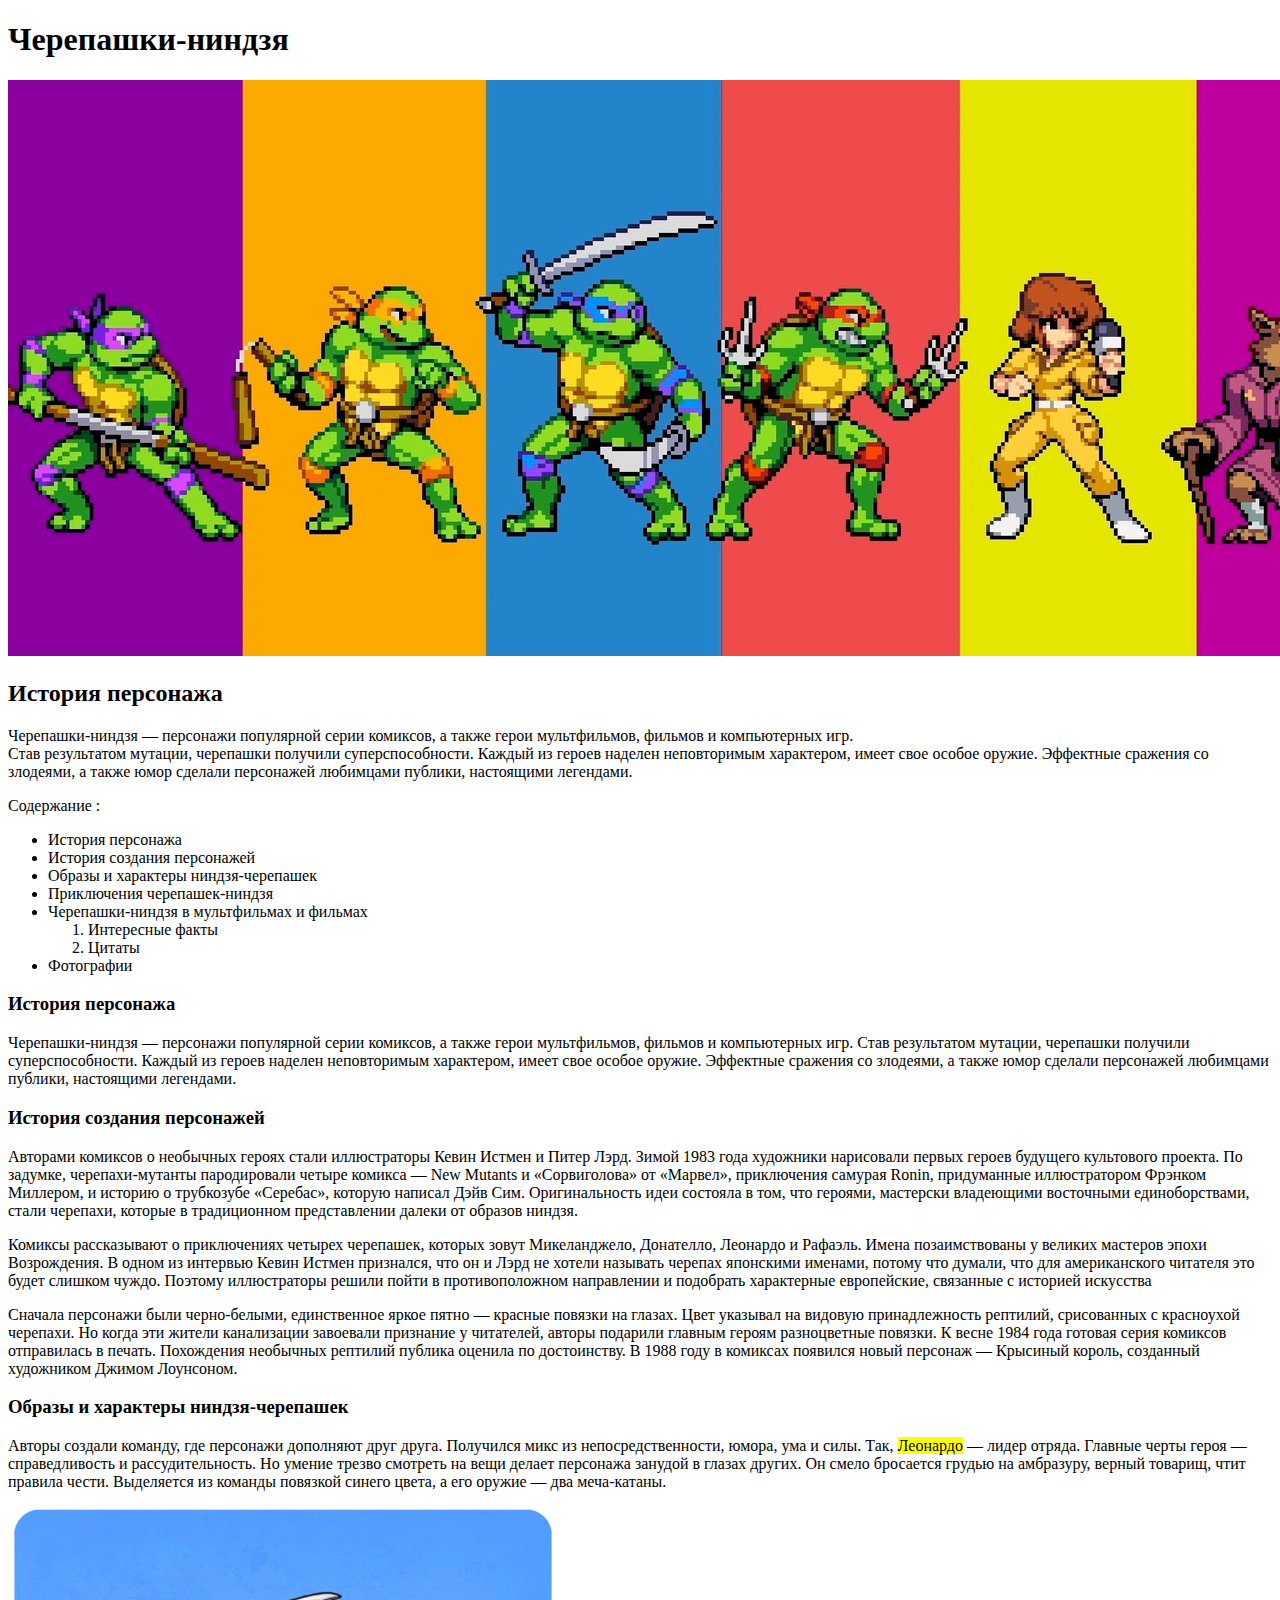
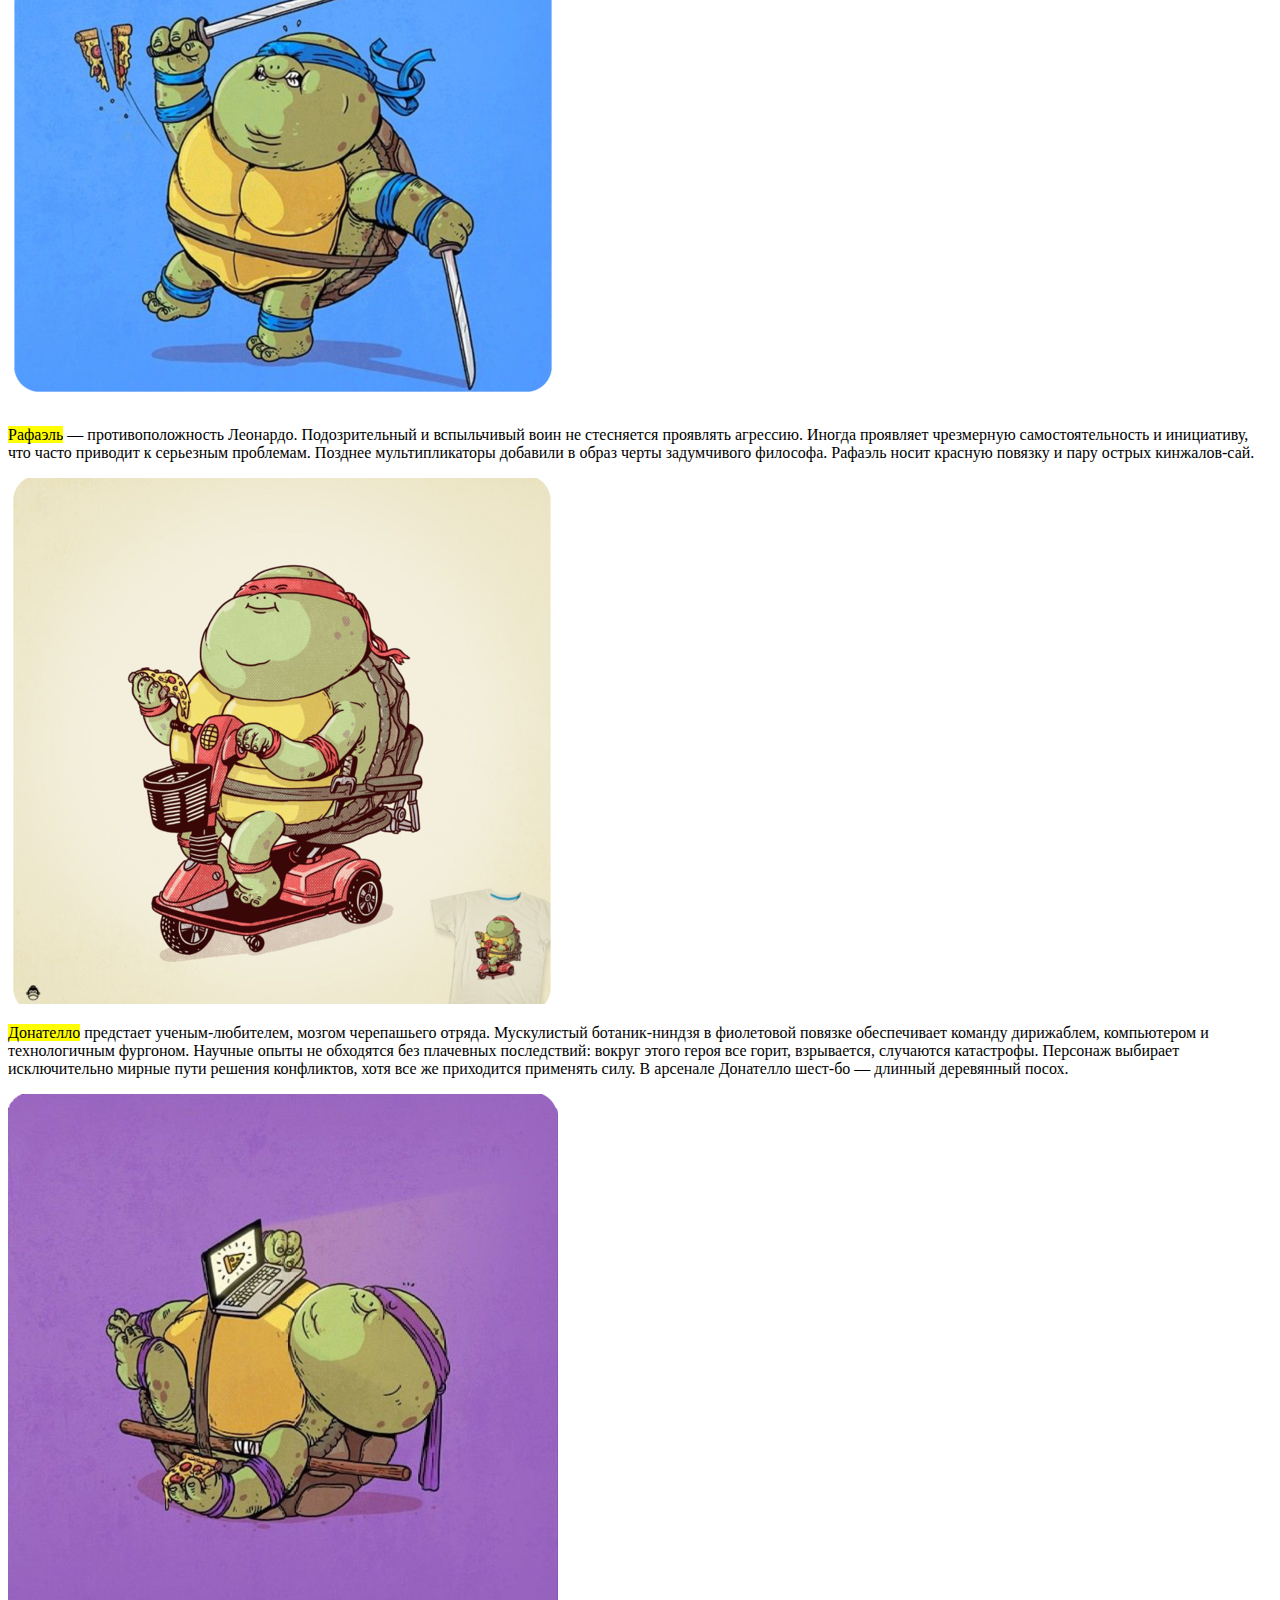
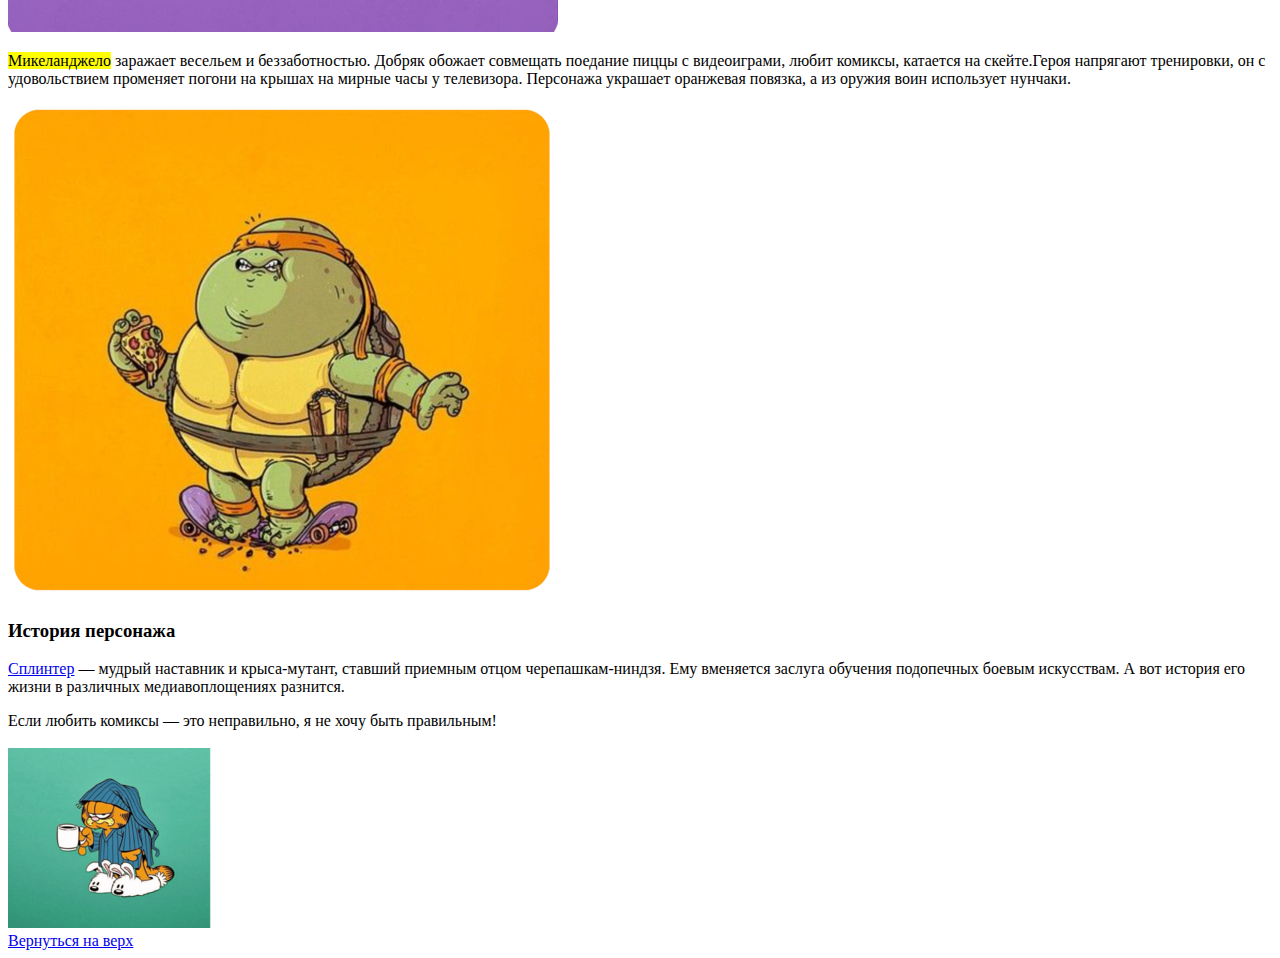
<file: lesson_2/index.html>
<!DOCTYPE html>
<html lang="zxx">

<head>
   <meta charset="UTF-8">
   <meta http-equiv="X-UA-Compatible" content="IE=edge">
   <meta name="viewport" content="width=device-width, initial-scale=1.0">
   <title>lesson_2 Roman</title>
</head>

<body>
   <h1>Черепашки-ниндзя</h1>
   <img src="img/turtles9.png" alt="Черепашки ниндзя">
   <header>
      <h2 id="top">История персонажа</h2>
      <p>
         Черепашки-ниндзя — персонажи популярной серии комиксов, а также герои мультфильмов, фильмов и компьютерных игр.
         <br>
         Став результатом мутации, черепашки получили суперспособности. Каждый из героев наделен неповторимым
         характером, имеет свое особое оружие. Эффектные сражения со злодеями, а также юмор сделали персонажей любимцами
         публики, настоящими легендами.
      </p>
      <div class="block">Содержание :</div>
      <ul>
         <li>История персонажа</li>
         <li>История создания персонажей</li>
         <li>Образы и характеры ниндзя-черепашек</li>
         <li>Приключения черепашек-ниндзя</li>
         <li>Черепашки-ниндзя в мультфильмах и фильмах
            <ol>
               <li>Интересные факты</li>
               <li>Цитаты</li>
            </ol>
         </li>
         <li>Фотографии</li>
      </ul>
   </header>
   <main>
      <h3>История персонажа</h3>
      <p>Черепашки-ниндзя — персонажи популярной серии комиксов, а также герои мультфильмов, фильмов и компьютерных игр.
         Став результатом мутации, черепашки получили суперспособности. Каждый из героев наделен неповторимым
         характером, имеет свое особое оружие. Эффектные сражения со злодеями, а также юмор сделали персонажей любимцами
         публики, настоящими легендами.</p>
      <h3>История создания персонажей</h3>
      <p>Авторами комиксов о необычных героях стали иллюстраторы Кевин Истмен и Питер Лэрд. Зимой 1983 года художники
         нарисовали первых героев будущего культового проекта. По задумке, черепахи-мутанты пародировали четыре комикса
         — New Mutants и «Сорвиголова» от «Марвел», приключения самурая Ronin, придуманные иллюстратором Фрэнком
         Миллером, и историю о трубкозубе «Серебас», которую написал Дэйв Сим. Оригинальность идеи состояла в том, что
         героями, мастерски владеющими восточными единоборствами, стали черепахи, которые в традиционном представлении
         далеки от образов ниндзя.</p>
      <p>Комиксы рассказывают о приключениях четырех черепашек, которых зовут Микеланджело, Донателло, Леонардо и
         Рафаэль. Имена позаимствованы у великих мастеров эпохи Возрождения. В одном из интервью Кевин Истмен признался,
         что он и Лэрд не хотели называть черепах японскими именами, потому что думали, что для американского читателя
         это будет слишком чуждо. Поэтому иллюстраторы решили пойти в противоположном направлении и подобрать
         характерные европейские, связанные с историей искусства</p>
      <p>Сначала персонажи были черно-белыми, единственное яркое пятно — красные повязки на глазах. Цвет указывал на
         видовую принадлежность рептилий, срисованных с красноухой черепахи. Но когда эти жители канализации завоевали
         признание у читателей, авторы подарили главным героям разноцветные повязки. К весне 1984 года готовая серия
         комиксов отправилась в печать. Похождения необычных рептилий публика оценила по достоинству. В 1988 году в
         комиксах появился новый персонаж — Крысиный король, созданный художником Джимом Лоунсоном.</p>
      <h3>Образы и характеры ниндзя-черепашек</h3>
      <p>Авторы создали команду, где персонажи дополняют друг друга. Получился микс из непосредственности, юмора, ума и
         силы. Так, <mark>Леонардо</mark> — лидер отряда. Главные черты героя — справедливость и рассудительность. Но
         умение трезво
         смотреть на вещи делает персонажа занудой в глазах других. Он смело бросается грудью на амбразуру, верный
         товарищ, чтит правила чести. Выделяется из команды повязкой синего цвета, а его оружие — два меча-катаны.</p>
      <img src="img/tyrtles2.png" alt="Леонардо">
      <p><mark>Рафаэль</mark> — противоположность Леонардо. Подозрительный и вспыльчивый воин не стесняется проявлять
         агрессию.
         Иногда проявляет чрезмерную самостоятельность и инициативу, что часто приводит к серьезным проблемам. Позднее
         мультипликаторы добавили в образ черты задумчивого философа. Рафаэль носит красную повязку и пару острых
         кинжалов-сай.</p>
      <img src="img/tyrtles1.png" alt="Рафаэль">
      <p><mark>Донателло</mark> предстает ученым-любителем, мозгом черепашьего отряда. Мускулистый ботаник-ниндзя в
         фиолетовой
         повязке обеспечивает команду дирижаблем, компьютером и технологичным фургоном. Научные опыты не обходятся без
         плачевных последствий: вокруг этого героя все горит, взрывается, случаются катастрофы. Персонаж выбирает
         исключительно мирные пути решения конфликтов, хотя все же приходится применять силу. В арсенале Донателло
         шест-бо — длинный деревянный посох.
      </p>
      <img src="img/turtles3.png" alt="Донателло">
      <p><mark>Микеланджело</mark> заражает весельем и беззаботностью. Добряк обожает совмещать поедание пиццы с
         видеоиграми, любит
         комиксы, катается на скейте.Героя напрягают тренировки, он с удовольствием променяет погони на крышах на
         мирные часы у телевизора. Персонажа украшает оранжевая повязка, а из оружия воин использует нунчаки.</p>
      <img src="img/turtles4.png" alt="Микеланджело">
   </main>
   <footer>
      <h3>История персонажа</h3>
      <p><a href="index2.html" title="перейти на другую страницу" target="_blank">Сплинтер</a> — мудрый наставник и
         крыса-мутант,
         ставший приемным отцом черепашкам-ниндзя.
         Ему вменяется заслуга
         обучения подопечных боевым искусствам. А вот история его жизни в различных медиавоплощениях разнится.</p>
      <div class="block">
         Если любить комиксы — это неправильно, я не хочу быть правильным!
      </div><br>
      <img src="img/theend1.png" alt="кот с кофе"><br>
      <div class="end">
         <a href="#top" class="link">Вернуться на верх</a>
      </div>






   </footer>

















</body>

</html>
</file>
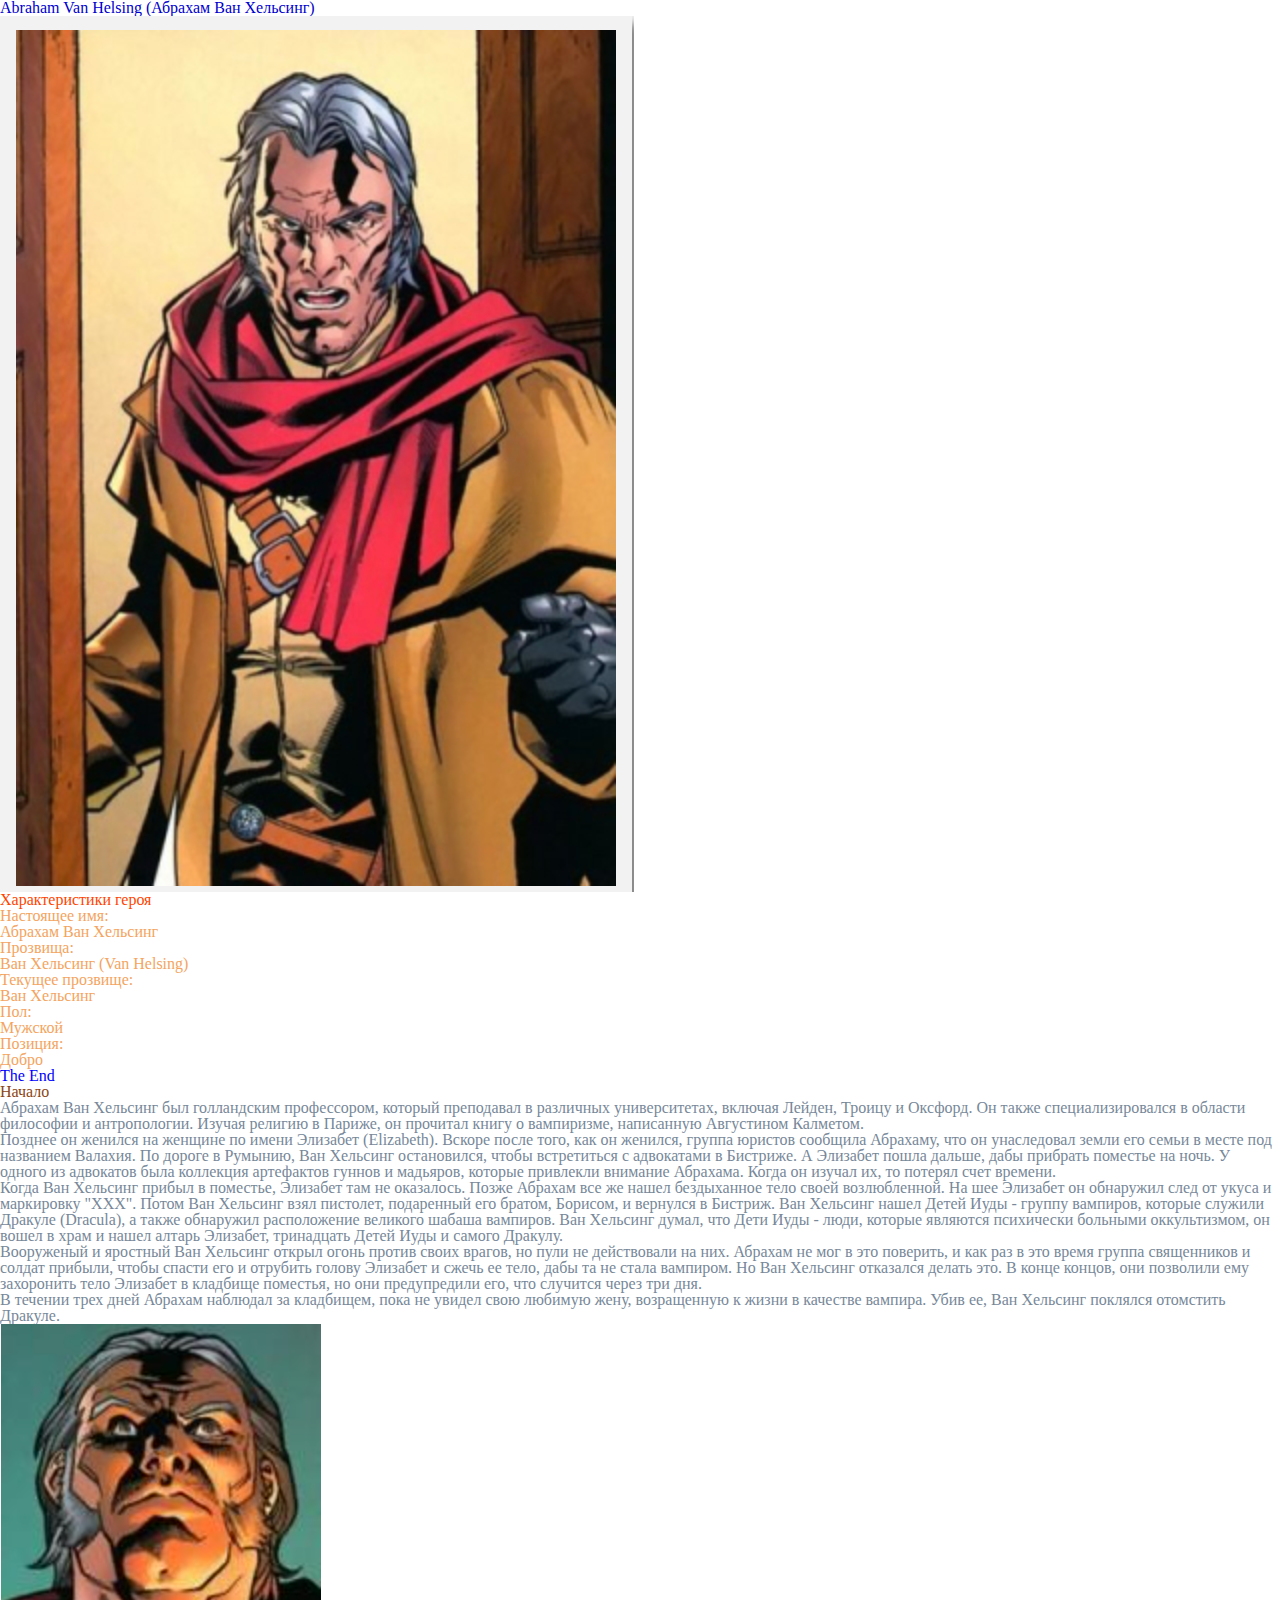
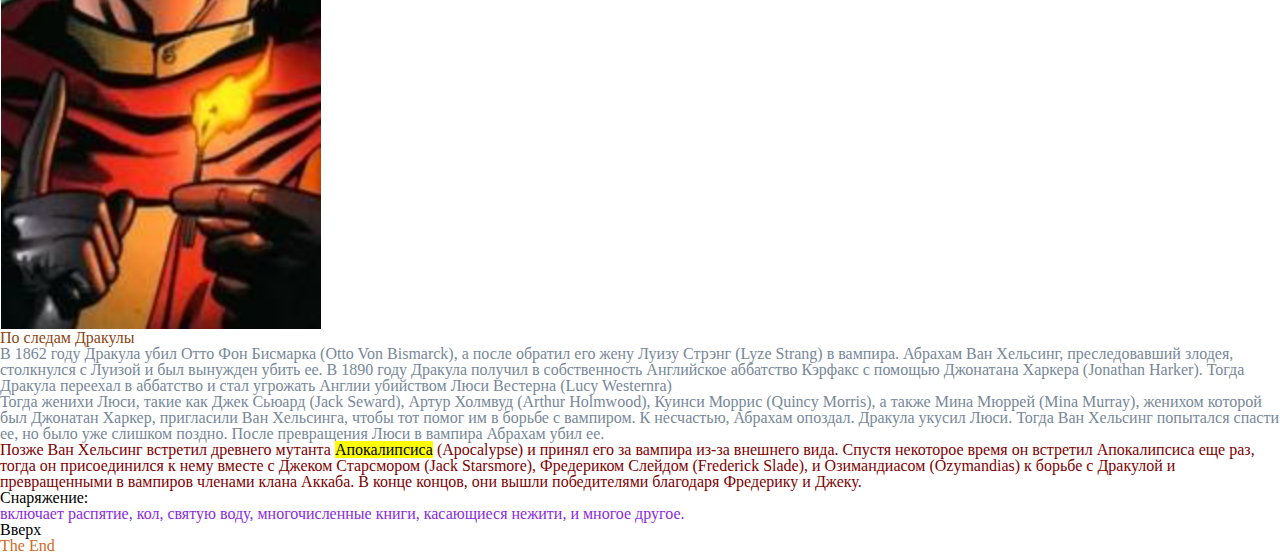
<file: lesson_3/index.html>
<!DOCTYPE html>
<html lang="ru">

<head>
   <meta charset="UTF-8">
   <meta http-equiv="X-UA-Compatible" content="IE=edge">
   <meta name="viewport" content="width=device-width, initial-scale=1.0">
   <link rel="stylesheet" href="css/style.css">
   <title>Lesson №3</title>
</head>

<body>
   <header>

      <h1>Abraham Van Helsing (Абрахам Ван Хельсинг)</h1>
      <img src="img/van_helsing.png" alt="ван хелсинг">
      <h3 id="list">Характеристики героя</h3>
      <div class="section">
         <ul>
            <li>Настоящее имя:
               <ul>
                  <li>Абрахам Ван Хельсинг</li>
               </ul>
            </li>
            <li>Прозвища:
               <ul>
                  <li>Ван Хельсинг (Van Helsing)</li>
               </ul>
            </li>
            <li>Текущее прозвище:
               <ul>
                  <li>Ван Хельсинг</li>
               </ul>
            </li>
            <li>Пол:
               <ul>
                  <li>Мужской</li>
               </ul>
            </li>
            <li>Позиция:
               <ul>
                  <li>Добро</li>
               </ul>
            </li>
         </ul>
      </div>
      <p>The End</p>
   </header>
   <main>
      <h2 class="header">Начало</h2>
      <div class="start">
         <p><span>Абрахам Ван Хельсинг</span> был голландским профессором, который преподавал в различных университетах,
            включая
            Лейден, Троицу и Оксфорд. Он также специализировался в области философии и антропологии. Изучая религию в
            Париже, он прочитал книгу о вампиризме, написанную Августином Калметом.
         </p>
         <p>Позднее он женился на женщине по имени Элизабет (Elizabeth). Вскоре после того, как он женился, группа
            юристов сообщила Абрахаму, что он унаследовал земли его семьи в месте под названием Валахия. По дороге в
            Румынию, Ван Хельсинг остановился, чтобы встретиться с адвокатами в Бистриже. А Элизабет пошла дальше, дабы
            прибрать поместье на ночь. У одного из адвокатов была коллекция артефактов гуннов и мадьяров, которые
            привлекли внимание Абрахама. Когда он изучал их, то потерял счет времени.
         </p>
         <p>Когда Ван Хельсинг прибыл в поместье, Элизабет там не оказалось. Позже Абрахам все же нашел бездыханное тело
            своей возлюбленной. На шее Элизабет он обнаружил след от укуса и маркировку "XXX". Потом Ван Хельсинг взял
            пистолет, подаренный его братом, Борисом, и вернулся в Бистриж. Ван Хельсинг нашел Детей Иуды - группу
            вампиров, которые служили Дракуле (Dracula), а также обнаружил расположение великого шабаша вампиров. Ван
            Хельсинг думал, что Дети Иуды - люди, которые являются психически больными оккультизмом, он вошел в храм и
            нашел алтарь Элизабет, тринадцать Детей Иуды и самого Дракулу.
         </p>
         <p>Вооруженый и яростный Ван Хельсинг открыл огонь против своих врагов, но пули не действовали на них. Абрахам
            не мог в это поверить, и как раз в это время группа священников и солдат прибыли, чтобы спасти его и
            отрубить голову Элизабет и сжечь ее тело, дабы та не стала вампиром. Но Ван Хельсинг отказался делать это. В
            конце концов, они позволили ему захоронить тело Элизабет в кладбище поместья, но они предупредили его, что
            случится через три дня.
         </p>
         <p>
            В течении трех дней Абрахам наблюдал за кладбищем, пока не увидел свою любимую жену, возращенную к жизни в
            качестве вампира. Убив ее, Ван Хельсинг поклялся отомстить Дракуле.
         </p>
      </div>
      <img src="img/van_helsing2.png" alt="ван хелсинг">
      <h2 class="header2">По следам Дракулы</h2>
      <div class="start story">
         <p>В 1862 году Дракула убил Отто Фон Бисмарка (Otto Von Bismarck), а после обратил его жену Луизу Стрэнг (Lyze
            Strang) в вампира. Абрахам Ван Хельсинг, преследовавший злодея, столкнулся с Луизой и был вынужден убить ее.
            В 1890 году Дракула получил в собственность Английское аббатство Кэрфакс с помощью Джонатана Харкера
            (Jonathan Harker). Тогда Дракула переехал в аббатство и стал угрожать Англии убийством Люси Вестерна (Lucy
            Westernra)
         </p>
         <p>Тогда женихи Люси, такие как Джек Сьюард (Jack Seward), Артур Холмвуд (Arthur Holmwood), Куинси Моррис
            (Quincy Morris), а также Мина Мюррей (Mina Murray), женихом которой был Джонатан Харкер, пригласили Ван
            Хельсинга, чтобы тот помог им в борьбе с вампиром. К несчастью, Абрахам опоздал. Дракула укусил Люси. Тогда
            Ван Хельсинг попытался спасти ее, но было уже слишком поздно. После превращения Люси в вампира Абрахам убил
            ее.
         </p>
         <p class="middle story" style="color:Maroon ;">Позже Ван Хельсинг встретил древнего мутанта
            <a href="https://www.strangearts.ru/heroes/apocalypse" target="_blank"><mark> Апокалипсиса</mark></a>
            (Apocalypse) и
            принял его за вампира
            из-за внешнего вида. Спустя некоторое время он встретил Апокалипсиса еще раз, тогда он присоединился к нему
            вместе с Джеком Старсмором (Jack Starsmore), Фредериком Слейдом (Frederick Slade), и Озимандиасом
            (Ozymandias) к борьбе с Дракулой и превращенными в вампиров членами клана Аккаба. В конце концов, они вышли
            победителями благодаря Фредерику и Джеку.
         </p>
      </div>
   </main>
   <footer>
      <h3>Снаряжение:</h3>
      <div class="end story">
         <p>включает распятие, кол, святую воду, многочисленные книги, касающиеся нежити, и многое другое.</p>
      </div>
      <a href="#list">Вверх</a>
      <p>The End</p>
   </footer>
</body>

</html>
</file>
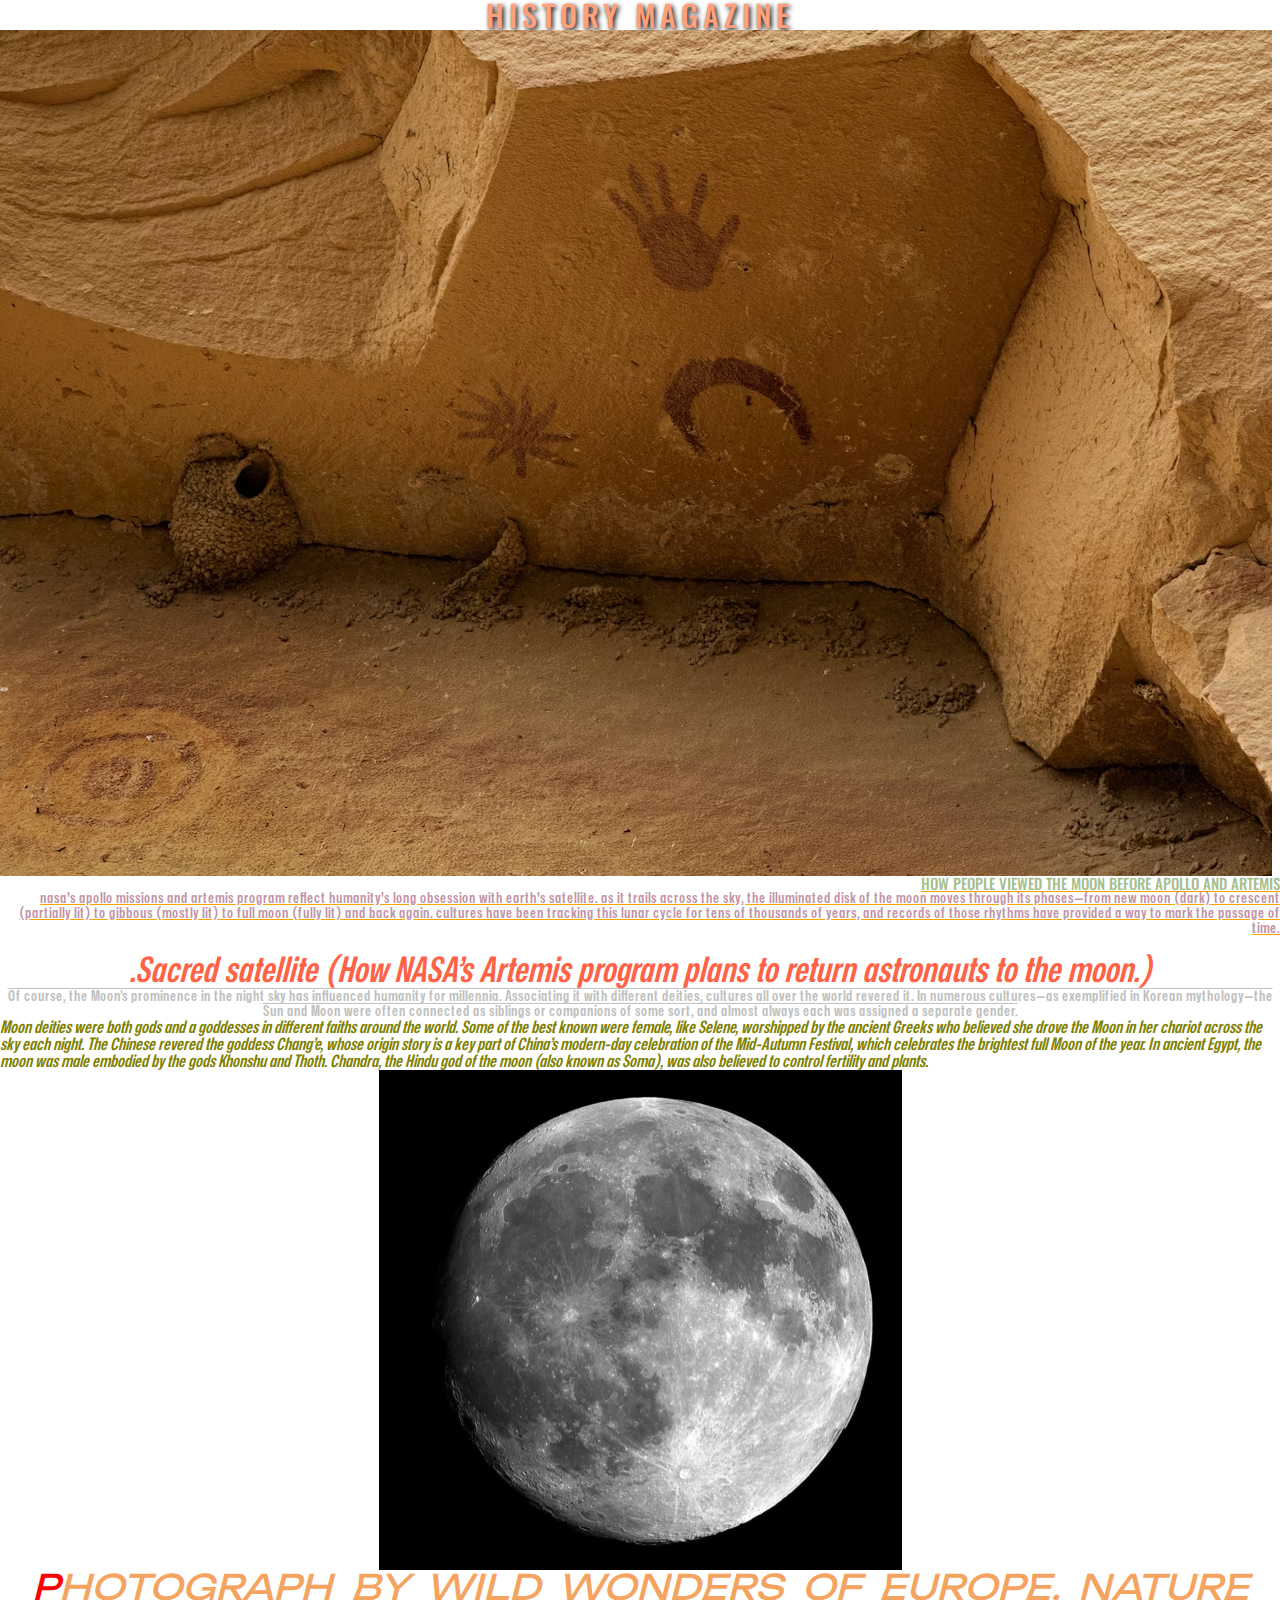
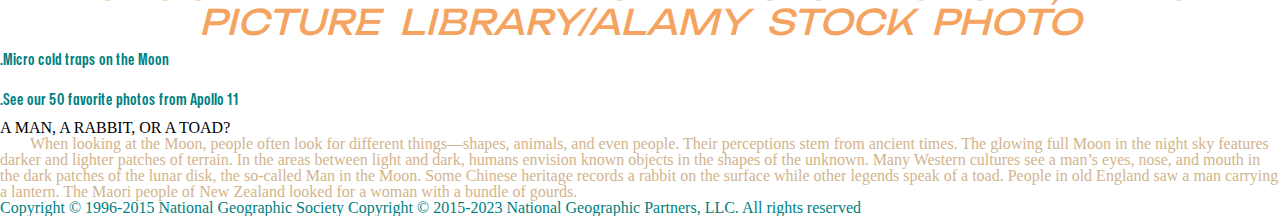
<file: lesson_4/index.html>
<!DOCTYPE html>
<html lang="en">

<head>
   <meta charset="UTF-8">
   <meta http-equiv="X-UA-Compatible" content="IE=edge">
   <meta name="viewport" content="width=device-width, initial-scale=1.0">
   <link href="https://fonts.googleapis.com/css?family=Oswald:300,500,700&display=swap" rel="stylesheet">
   <link rel="stylesheet" type="text/css" href="css/style.css">
   <title>Lesson №4</title>
</head>

<body>
   <header class="head">
      <h1 class="head__title">HISTORY MAGAZINE</h1>
      <img src="img/foto_1.png" alt="sahara">
      <div class="head__start">
         <p class="head__text">How people viewed the Moon before Apollo and Artemis</p>
         <p class="head__body">NASA's Apollo missions and Artemis program reflect humanity's long obsession with Earth's
            satellite. As it trails across the sky, the illuminated disk of the Moon moves through its phases—from new
            Moon
            (dark) to crescent (partially lit) to gibbous (mostly lit) to full Moon (fully lit) and back again. Cultures
            have been tracking this lunar cycle for tens of thousands of years, and records of those rhythms have
            provided
            a way to mark the passage of time.</p>
      </div>
      <br>
   </header>
   <main class="main">
      <div class="main__tittle">.Sacred satellite
         <a
            href="https://www.nationalgeographic.com/science/article/water-on-moon-surface-may-be-more-abundant-than-once-thought">(How
            NASA’s Artemis program plans to return astronauts to the moon.)</a>
         <p class="main__text">Of course, the Moon’s prominence in the night sky has influenced humanity for millennia.
            Associating it with different deities, cultures all over the world revered it. In numerous cultures—as
            exemplified in Korean mythology—the Sun and Moon were often connected as siblings or companions of some
            sort, and almost always each was assigned a separate gender.</p>
         <p class="main__body">Moon deities were both gods and a goddesses in different faiths around the world. Some
            of the best known were female, like Selene, worshipped by the ancient Greeks who believed she drove the Moon
            in her chariot across the sky each night. The Chinese revered the goddess Chang’e, whose origin story is a
            key part of China’s modern-day celebration of the Mid-Autumn Festival, which celebrates the brightest full
            Moon of the year. In ancient Egypt, the moon was male embodied by the gods Khonshu and Thoth. Chandra, the
            Hindu god of the moon (also known as Soma), was also believed to control fertility and plants.</p>
         <img src="img/moon7.png" alt="moon"><br>
         <p class="main__foot"><span class="letter">P</span>HOTOGRAPH BY WILD WONDERS OF EUROPE, NATURE PICTURE
            LIBRARY/ALAMY STOCK
            PHOTO</p>
      </div>
      <nav class="navigation">
         <ol>
            <li><a
                  href="https://www.nature.com/articles/s41550-020-1198-9.epdf?sharing_token=[base64]%3D&tracking_referrer=www.nationalgeographic.com">.Micro
                  cold traps on the Moon</a></li>
            <li><a href="https://www.nationalgeographic.com/science/article/our-50-favorite-apollo-11-pictures">.See our
                  50 favorite photos from Apollo 11</a></li>
         </ol>
      </nav>
   </main>
   <footer>
      <div class="foot__tittle">A MAN, A RABBIT, OR A TOAD?
         <p class="foot__text">
            When looking at the Moon, people often look for different things—shapes, animals, and even people. Their
            perceptions stem from ancient times. The glowing full Moon in the night sky features darker and lighter
            patches of terrain. In the areas between light and dark, humans envision known objects in the shapes of the
            unknown. Many Western cultures see a man’s eyes, nose, and mouth in the dark patches of the lunar disk, the
            so-called Man in the Moon. Some Chinese heritage records a rabbit on the surface while other legends speak
            of a toad. People in old England saw a man carrying a lantern. The Maori people of New Zealand looked for a
            woman with a bundle of gourds.
         </p>
         <p class="foot__end">
            Copyright © 1996-2015 National Geographic Society
            Copyright © 2015-2023 National Geographic Partners, LLC. All rights reserved</p>
      </div>
   </footer>


</body>

</html>
</file>
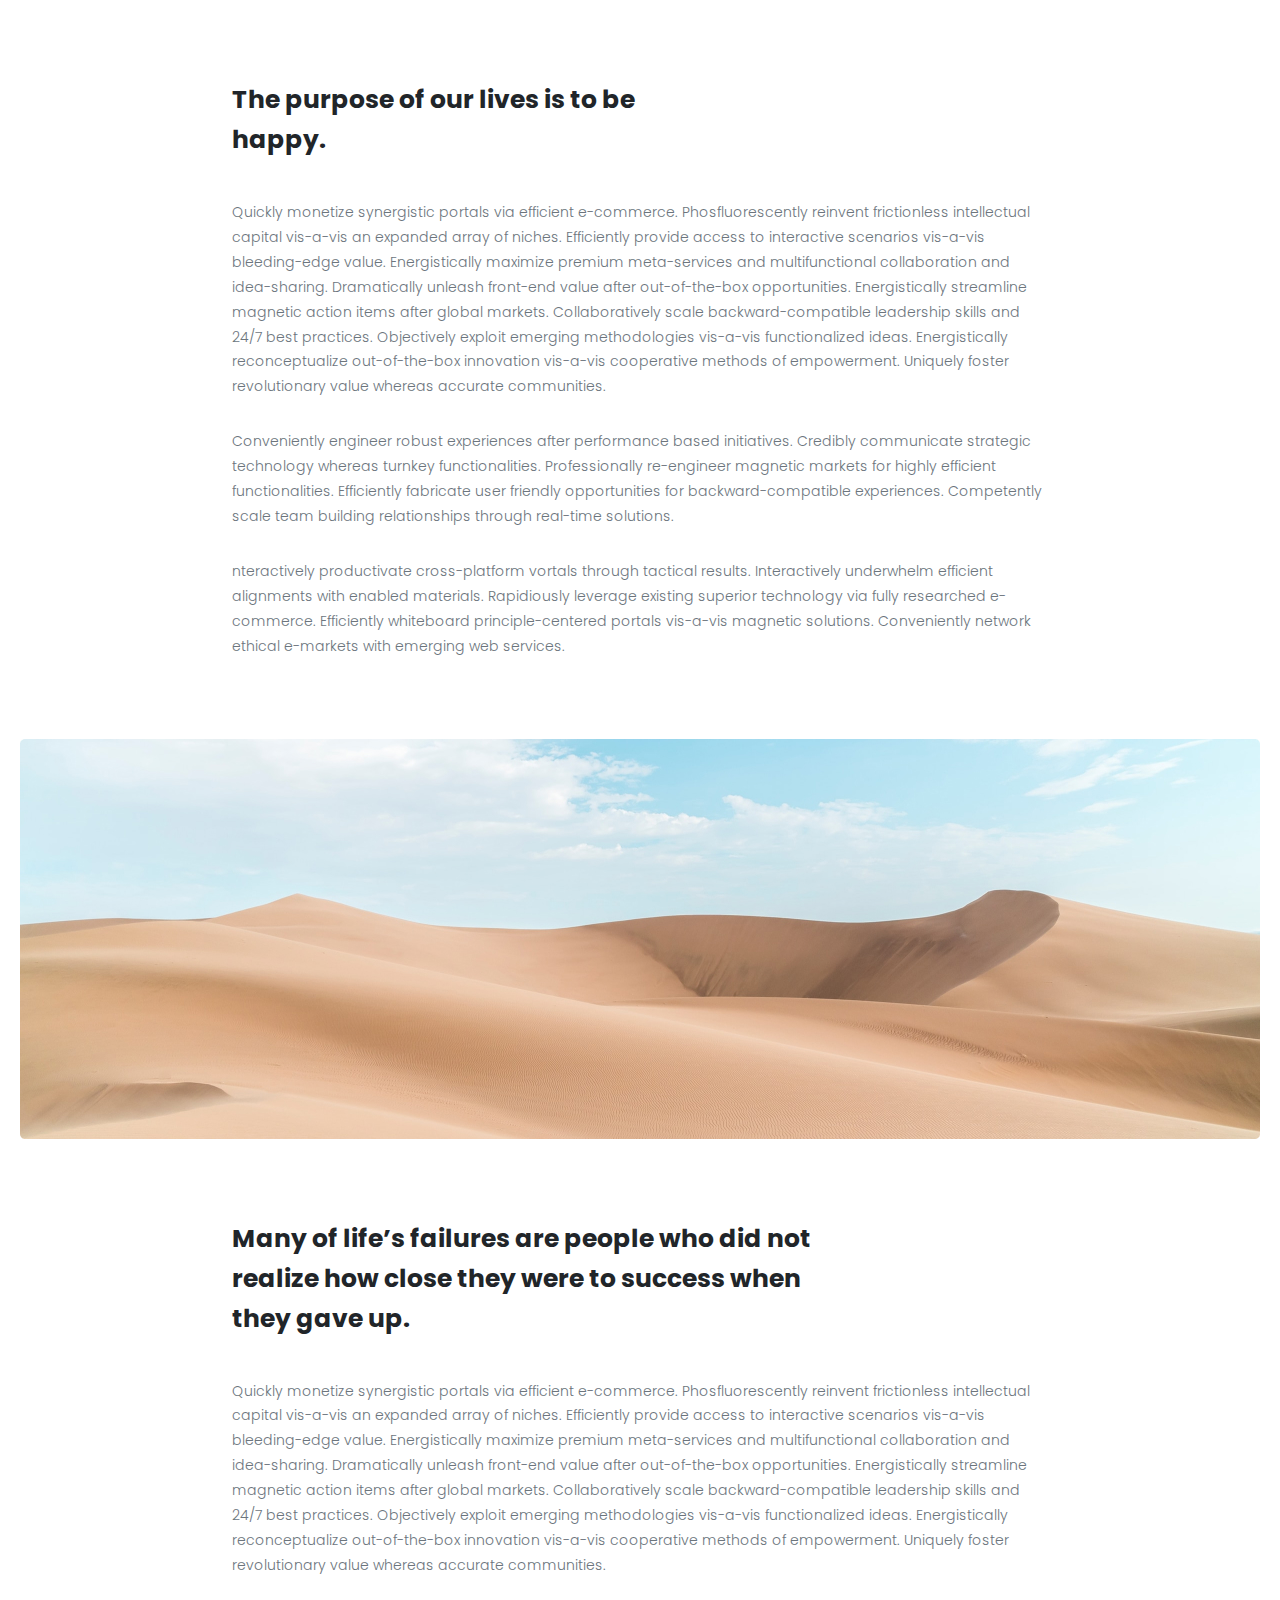
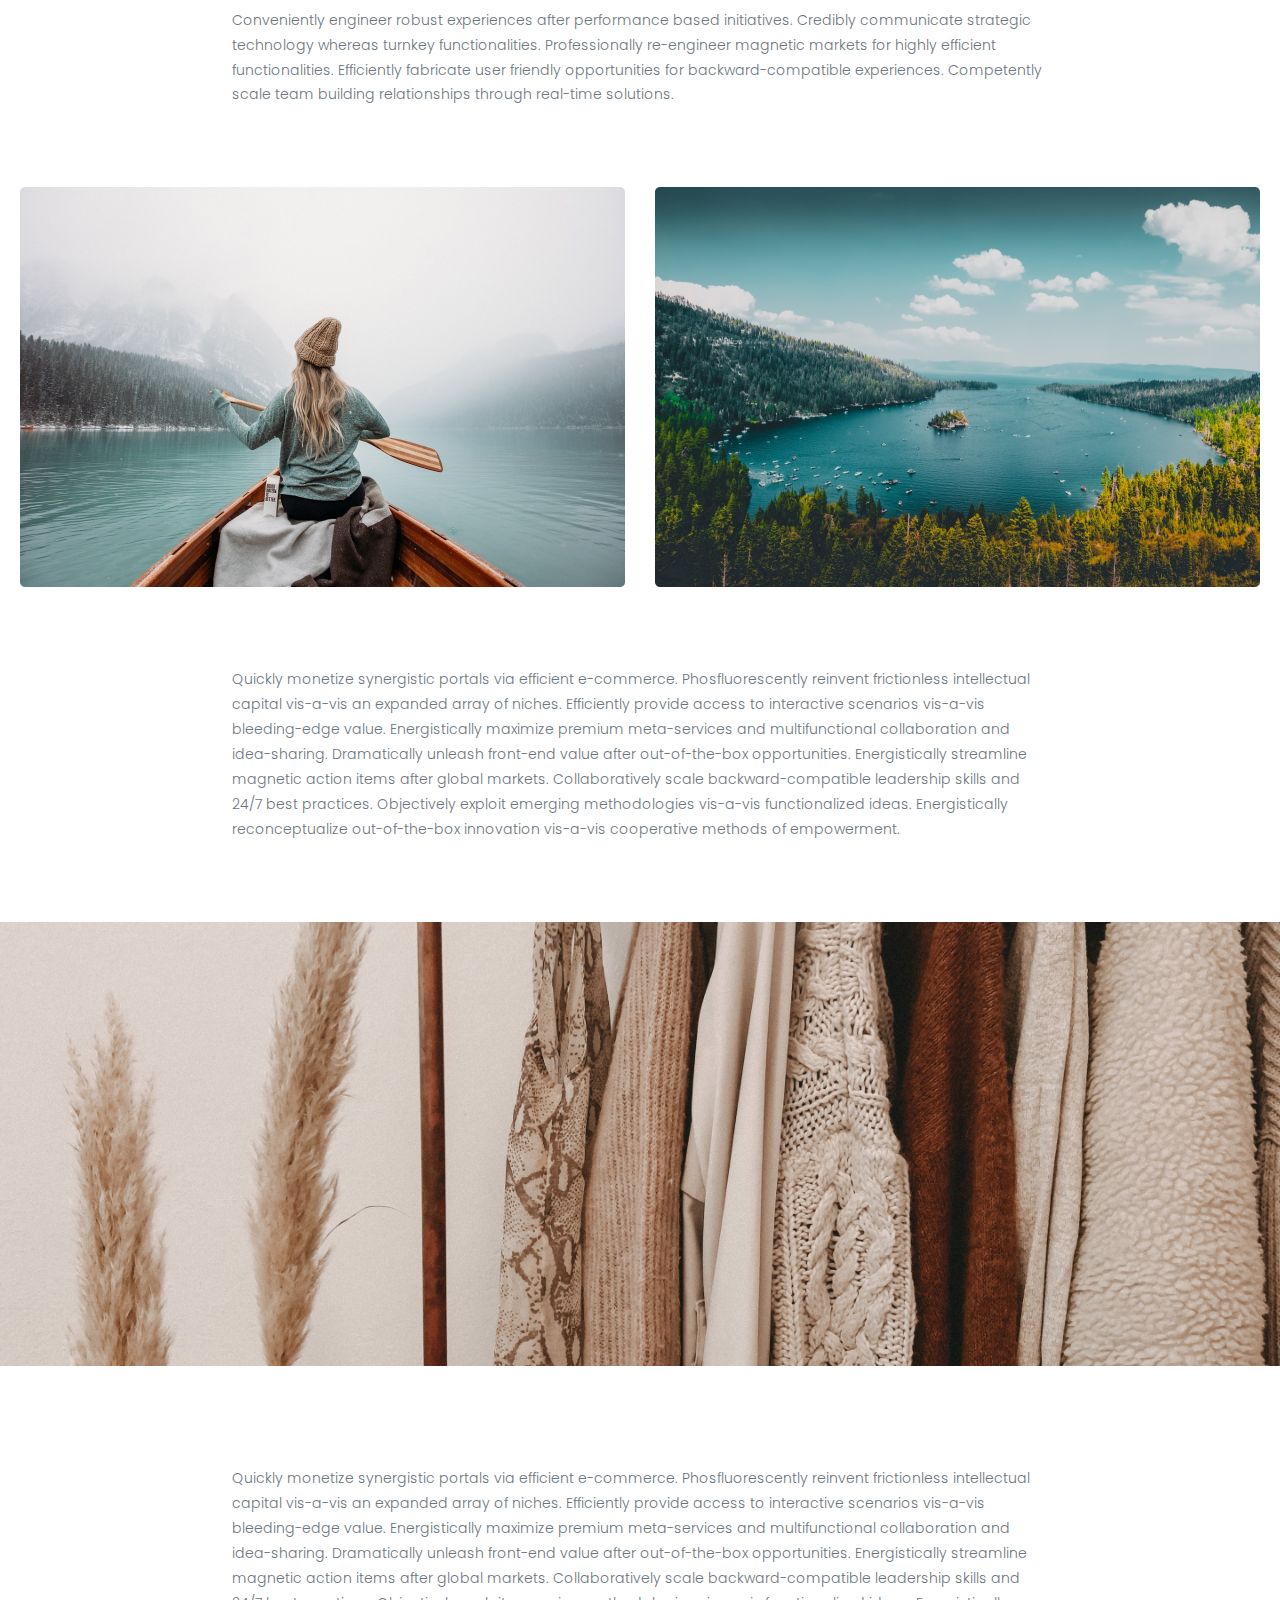
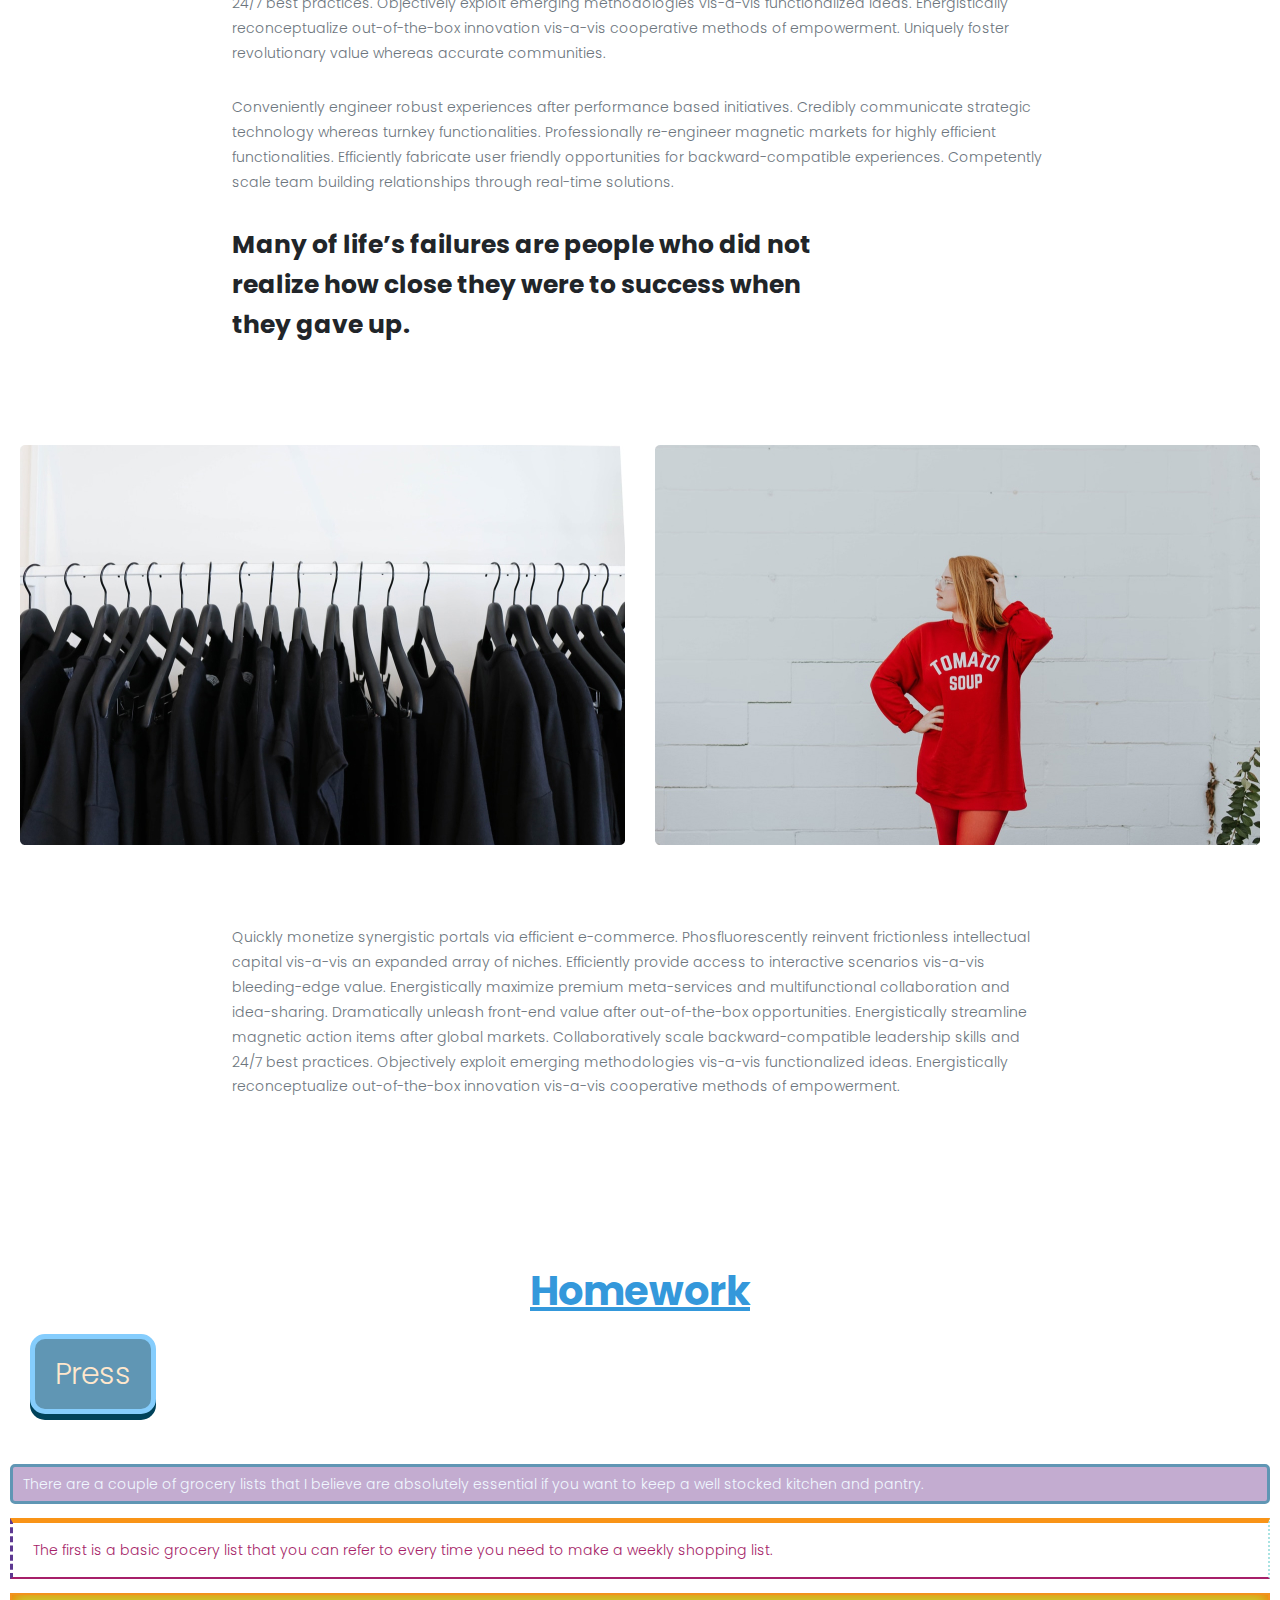
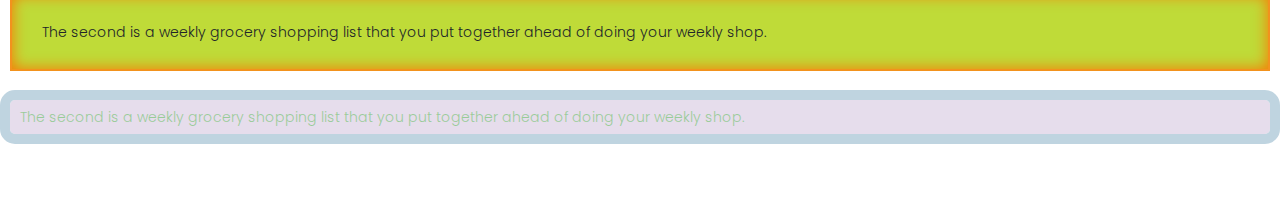
<file: lesson_6/index.html>
<!DOCTYPE html>
<html lang="en">

<head>
   <meta charset="UTF-8">
   <meta http-equiv="X-UA-Compatible" content="IE=edge">
   <meta name="viewport" content="width=device-width, initial-scale=1.0">
   <link href="https://fonts.googleapis.com/css?family=Poppins:300,700&desplay=swap" rel="stylesheet" />
   <link rel="stylesheet" type="text/css" href="css/style.css">
   <link rel="stylesheet" href="css/reset.css">
   <title>Lesson №6</title>
</head>

<body>
   <header class="head"></header>
   <main>
      <div class="tree">
         <div class="tree__container">
            <div class="tree__text-block">
               <h1 class="tree__title">The purpose of our lives is to be <br> happy.</h1>
               <p>Quickly monetize synergistic portals via efficient e-commerce. Phosfluorescently reinvent frictionless
                  intellectual capital vis-a-vis an expanded array of niches. Efficiently provide access to interactive
                  scenarios vis-a-vis bleeding-edge value. Energistically maximize premium meta-services and
                  multifunctional collaboration and idea-sharing. Dramatically unleash front-end value after
                  out-of-the-box opportunities. Energistically streamline magnetic action items after global markets.
                  Collaboratively scale backward-compatible leadership skills and 24/7 best practices. Objectively
                  exploit emerging methodologies vis-a-vis functionalized ideas. Energistically reconceptualize
                  out-of-the-box innovation vis-a-vis cooperative methods of empowerment. Uniquely foster revolutionary
                  value whereas accurate communities.
               </p>
               <p>Conveniently engineer robust experiences after performance based initiatives. Credibly communicate
                  strategic technology whereas turnkey functionalities. Professionally re-engineer magnetic markets for
                  highly efficient functionalities. Efficiently fabricate user friendly opportunities for
                  backward-compatible experiences. Competently scale team building relationships through real-time
                  solutions.
               </p>
               <p>nteractively productivate cross-platform vortals through tactical results. Interactively underwhelm
                  efficient alignments with enabled materials. Rapidiously leverage existing superior technology via
                  fully researched e-commerce. Efficiently whiteboard principle-centered portals vis-a-vis magnetic
                  solutions. Conveniently network ethical e-markets with emerging web services.
               </p>
            </div>
            <img class="tree__image" src="img/01.jpeg" alt="one">
            <div class="tree__text-block">
               <h2 class="tree__title">Many of life’s failures are people who did not realize how close they were to
                  success when they gave up.</h2>
               <p>Quickly monetize synergistic portals via efficient e-commerce. Phosfluorescently reinvent frictionless
                  intellectual capital vis-a-vis an expanded array of niches. Efficiently provide access to interactive
                  scenarios vis-a-vis bleeding-edge value. Energistically maximize premium meta-services and
                  multifunctional collaboration and idea-sharing. Dramatically unleash front-end value after
                  out-of-the-box opportunities. Energistically streamline magnetic action items after global markets.
                  Collaboratively scale backward-compatible leadership skills and 24/7 best practices. Objectively
                  exploit emerging methodologies vis-a-vis functionalized ideas. Energistically reconceptualize
                  out-of-the-box innovation vis-a-vis cooperative methods of empowerment. Uniquely foster revolutionary
                  value whereas accurate communities.
               </p>
               <p>Conveniently engineer robust experiences after performance based initiatives. Credibly communicate
                  strategic technology whereas turnkey functionalities. Professionally re-engineer magnetic markets for
                  highly efficient functionalities. Efficiently fabricate user friendly opportunities for
                  backward-compatible experiences. Competently scale team building relationships through real-time
                  solutions.
               </p>
            </div>
            <div class="tree__images">
               <img class="tree__image tree__image-02" src="img/02.jpg" alt="two">
               <img class="tree__image tree__image-03" src="img/03.jpg" alt="three">
            </div>
            <div class="tree__text-block">
               <p>Quickly monetize synergistic portals via efficient e-commerce. Phosfluorescently reinvent frictionless
                  intellectual capital vis-a-vis an expanded array of niches. Efficiently provide access to interactive
                  scenarios vis-a-vis bleeding-edge value. Energistically maximize premium meta-services and
                  multifunctional collaboration and idea-sharing. Dramatically unleash front-end value after
                  out-of-the-box opportunities. Energistically streamline magnetic action items after global markets.
                  Collaboratively scale backward-compatible leadership skills and 24/7 best practices. Objectively
                  exploit emerging methodologies vis-a-vis functionalized ideas. Energistically reconceptualize
                  out-of-the-box innovation vis-a-vis cooperative methods of empowerment.
               </p>

            </div>

            <!-- вторая страница -->

         </div>
         <img class="tree__image4" src="img/04.jpg" alt="fore">
         <div class="tree__container">
            <div class="tree__text-block2">
               <p>Quickly monetize synergistic portals via efficient e-commerce. Phosfluorescently reinvent frictionless
                  intellectual capital vis-a-vis an expanded array of niches. Efficiently provide access to interactive
                  scenarios vis-a-vis bleeding-edge value. Energistically maximize premium meta-services and
                  multifunctional collaboration and idea-sharing. Dramatically unleash front-end value after
                  out-of-the-box opportunities. Energistically streamline magnetic action items after global markets.
                  Collaboratively scale backward-compatible leadership skills and 24/7 best practices. Objectively
                  exploit emerging methodologies vis-a-vis functionalized ideas. Energistically reconceptualize
                  out-of-the-box innovation vis-a-vis cooperative methods of empowerment. Uniquely foster revolutionary
                  value whereas accurate communities.
               </p>
               <p>Conveniently engineer robust experiences after performance based initiatives.
                  Credibly
                  communicate
                  strategic technology whereas turnkey functionalities. Professionally re-engineer magnetic markets for
                  highly efficient functionalities. Efficiently fabricate user friendly opportunities for
                  backward-compatible experiences. Competently scale team building relationships through real-time
                  solutions.
               </p>
               <h2 class="tree__title">Many of life’s failures are people who did not realize how close they were to
                  success when they gave up.</h2>
            </div>
            <div class="tree__images">
               <img class="tree__image tree__image-05" src="img/05.jpg" alt="five">
               <img class="tree__image tree__image-06" src="img/06.jpg" alt="six">
            </div>
            <div class="tree__text-block2">
               <p>Quickly monetize synergistic portals via efficient e-commerce. Phosfluorescently reinvent frictionless
                  intellectual capital vis-a-vis an expanded array of niches. Efficiently provide access to interactive
                  scenarios vis-a-vis bleeding-edge value. Energistically maximize premium meta-services and
                  multifunctional collaboration and idea-sharing. Dramatically unleash front-end value after
                  out-of-the-box opportunities. Energistically streamline magnetic action items after global markets.
                  Collaboratively scale backward-compatible leadership skills and 24/7 best practices. Objectively
                  exploit emerging methodologies vis-a-vis functionalized ideas. Energistically reconceptualize
                  out-of-the-box innovation vis-a-vis cooperative methods of empowerment.
               </p>
            </div>
         </div>

      </div>
   </main>
   <div class="homework">
      <h2>Homework</h2>
   </div>
   <a href="" class="button">Press</a>
   <div class="home__page">
      <p class="page__1">There are a couple of grocery lists that I believe are absolutely essential if you want to keep
         a well stocked
         kitchen and pantry.</p><br>
      <p class="page__2">The first is a basic grocery list that you can refer to every time you need to make a weekly
         shopping list.
      </p><br>
      <p class="page__3">The second is a weekly grocery shopping list that you put together ahead of doing your weekly
         shop. </p><br>
      <p class="page__4">The second is a weekly grocery shopping list that you put together ahead of
         doing your weekly
         shop. </p><br>
   </div>


   <footer class="foot"></footer>
</body>

</html>
</file>
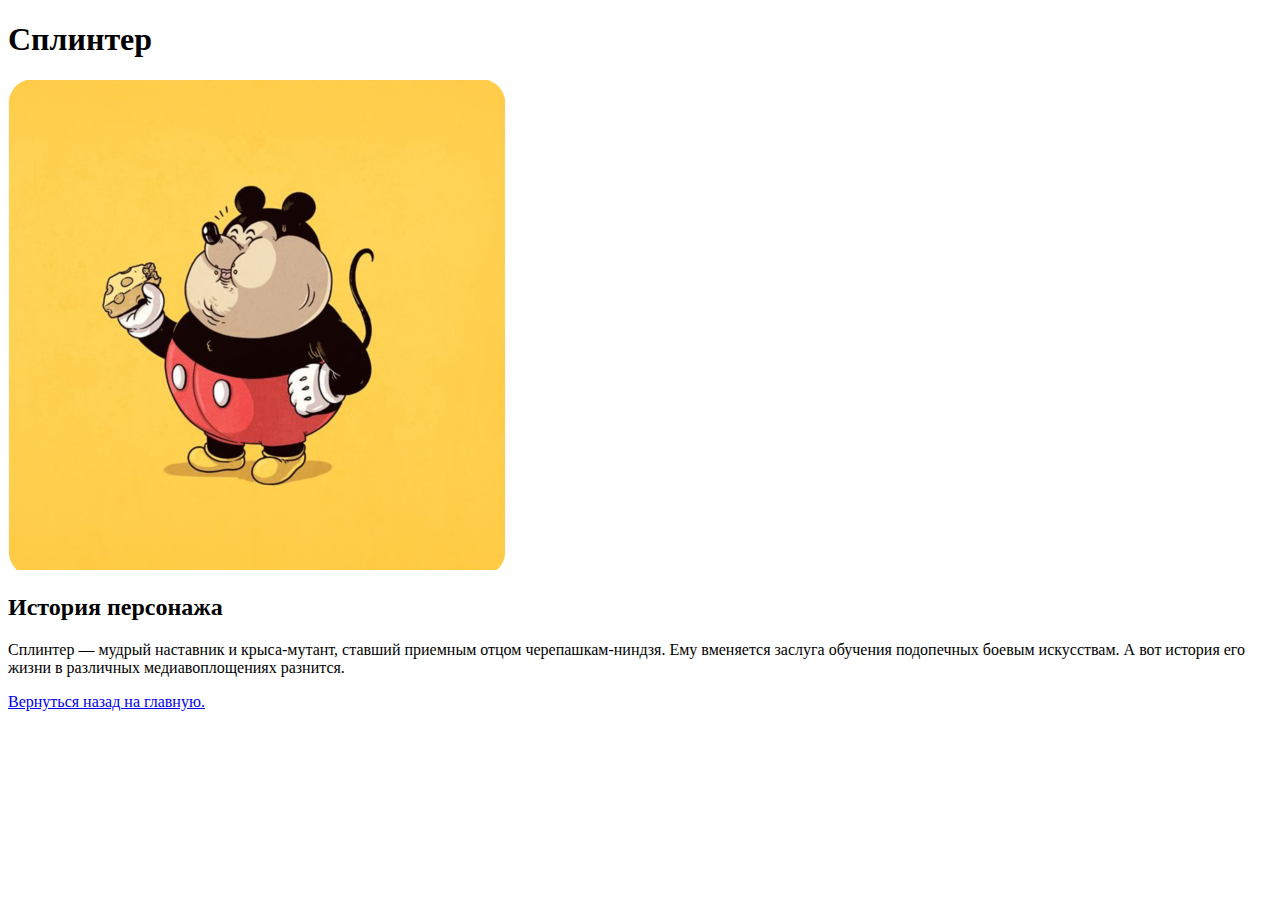
<file: lesson_2/index2.html>
<!DOCTYPE html>
<html lang="en">

<head>
   <meta charset="UTF-8">
   <meta http-equiv="X-UA-Compatible" content="IE=edge">
   <meta name="viewport" content="width=device-width, initial-scale=1.0">
   <title>Вторая</title>
</head>

<body>
   <header>
      <h1>Сплинтер</h1>
   </header>
   <main>
      <img src="img/splinter1.png" alt="">
      <h2>История персонажа</h2>
      <p>
         Сплинтер — мудрый наставник и крыса-мутант, ставший приемным отцом черепашкам-ниндзя. Ему вменяется заслуга
         обучения подопечных боевым искусствам. А вот история его жизни в различных медиавоплощениях разнится.
      </p>
   </main>
   <footer>
      <a href="index.html">Вернуться назад на главную.</a>
   </footer>
</body>

</html>
</file>
<file: lesson_3/css/style.css>
@import url("reset.css");

h1{
   color:MediumBlue ;
}
#list{
   color: OrangeRed ;
}
.section{
   color:SandyBrown ;
}
.section + p{
   color: blue;
}
.header,
.header2{
   color:SaddleBrown;
}
.start p{
   color:LightSlateGrey ;
}
.end.story{
   color: blueviolet;
}
.end.story ~ p {
   color: Chocolate;
}
</file>
<file: lesson_4/css/style.css>
/* --------------- */
/* RESET STYLES */
/* ------------- */
@import url("reset.css");

/* ---Шрифт-- */
@import url(https://fonts.googleapis.com/css?family=Unbounded:300,500,700&&display=swap);

@font-face {
   font-family: 'Mona-Sans SemiBold Narrow';
   src: url('../fonts/Mona-Sans-SemiBoldNarrow.woff2') format('woff2'),
       url('../fonts/Mona-Sans-SemiBoldNarrow.woff') format('woff');
   font-weight: 600;
   font-style: normal;
   font-display: swap;
}

@font-face {
   font-family: 'Mona-Sans';
   src: url('../fonts/Mona-Sans-Light.woff2') format('woff2'),
       url('../fonts/Mona-Sans-Light.woff') format('woff');
   font-weight: 300;
   font-style: normal;
   font-display: swap;
}

.head{
font-family: "Oswald",sans-serif;
font-size: 18px;
font-weight: 500;
color: #FFA07A;
}
.head__title{
   font-size: 30px;
font-style: normal;
text-align: center;
letter-spacing: 5px;
text-shadow: 2px 2px 5px black;
}
.head__start{
   text-align: right;
   text-decoration: underline;
   text-transform:lowercase ;
   font-size: 15px;
   color:#FFA500 ;
}
.head__text{
   text-transform: uppercase;
   white-space:normal;
   color: rgba(84, 134, 39, 0.53) ;
}
.head__body{
   font-family: "Mona-Sans SemiBold Narrow", "Arial", "Helvetica", sans-serif;
   text-transform: lowercase;
   white-space:normal;
   color: rgba(135, 40, 79, 0.52) ;
}
.main{
font-family: "Mona-Sans SemiBold Narrow",sans-serif;
}
.main__tittle{
   font-size: 35px;
   font-style: italic;
   text-align: center;
   color: #FF6347;
}
.main__text{
   font-size: 15px;
   font-style: normal;
   text-decoration: overline;
   color: #C0C0C0;
}
.main__body{
   font-size: 17px;
   font-style:oblique;
   text-align:left;
   color: #808000;
   letter-spacing:normal;
}
.main__foot{
   font-family: "Unbounded",serif;
   word-spacing: 10px;
   color: #F4A460;

}
.letter{
color:#FF0000;
}
.navigation{
   line-height:40px;
   color:#008080 ;
}
.foot__text{
text-indent: 30px;
color:#D2B48C ;
}
.foot__end{
   color:#008080;
}
</file>
<file: lesson_6/css/style.css>
/* --------------- */
/* RESET STYLES */
/* ------------- */
/* @import url("reset.css"); */

/* ---Шрифт-- */
@import url(https://fonts.googleapis.com/css?family=Poppins:300,700&display=swap);

/* START */
body{
   font-family: "Poppins", sans-serif;
   color:#6C757D;
   font-size: 14px;
   font-weight: 300;
}
/* Обмєж контейнер */
[class*="__container"]{
   max-width: 1270px;
   margin: 0 auto;
   padding-left: 15px;
   padding-right: 15px;
}
.tree {
   padding-top: 80px;
   padding-bottom: 80px;
}

.tree__text-block {
   max-width: 816px;
   margin: 0 auto 80px;
}
.tree__text-block p{
   line-height: 1.78;
   margin-bottom: 30px;

}
.tree__title {
   color: #212529;
   font-size: 25px;
   line-height: 1.6;
   margin-bottom: 40px;
   font-weight: 700;
   max-width: 605px;
}
.tree__image {
   max-width: 100%;
   margin-bottom: 80px;
}
.tree__image4{
max-width: 100%;
}
.tree__images {
   font-size: 0;
}

.tree__image-02 {
   margin-right: 30px;
}

.tree__image-05 {
   margin-right: 30px;
}

.tree__text-block2 {
   max-width: 816px;
   margin: 0 auto 100px;
}
.tree__text-block2 p{
   line-height: 1.78;
   margin-bottom: 30px;

}
.ree__down{
   margin-bottom: 100px;
}
.tree__image4{
   margin-bottom: 100px;

}
.tree__image4{
   max-width: 100%;

}
/* Отработка */

.homework{
   text-align: center;
   color: #3498DB;
   font-weight: 700;
   font-size: 40px;
   text-decoration: underline;
   line-height: 25px;
   padding-bottom: 30px;
}

.button{
   display: inline-block;
   padding: 20px;
   font-size: 30px;
   background-color: #6096B4;
   color:#FFE7CC ;
   border-radius: 15px;
   border: 5px solid #85CDFD;
   box-shadow: 0 6px 0 0 #00425A;
   margin: 0 30px;
   position: relative;
   margin-bottom: 50px;

}
.button:hover{
   top: 3px;
   box-shadow: 0 1px 0 0 #00425A;
}
.home__page {
   padding-left: 10px;
   padding-right: 10px;

}
.page__1 {
   border: 3px solid #6096B4;
   background-color:#C3ACD0 ;
   color: aliceblue;
   padding: 10px;
   border-radius: 5px;
}
.page__2 {
   border-left: 3px dashed #5D3891;
   border-top: 5px solid #F99417 ;
   border-right: 2px dotted #AAE3E2;
   border-bottom: 2px double #A61F69;
   padding: 20px;
   color: #A61F69;
}
.page__3 {
   border: 2px solid #F2921D;
   padding: 30px;
   background-color:#BFDB38;
   box-shadow: inset 0 0 15px #FC7300 ;
   color: #212529;
   margin-bottom: 15px;
}
.page__4{
   outline: 10px solid #6096B4;
   background-color:#C3ACD0 ;
   color: green;
   padding: 10px;
   border-radius: 5px;
   opacity: 0.4;
   margin-bottom: 50px;
}
</file>
